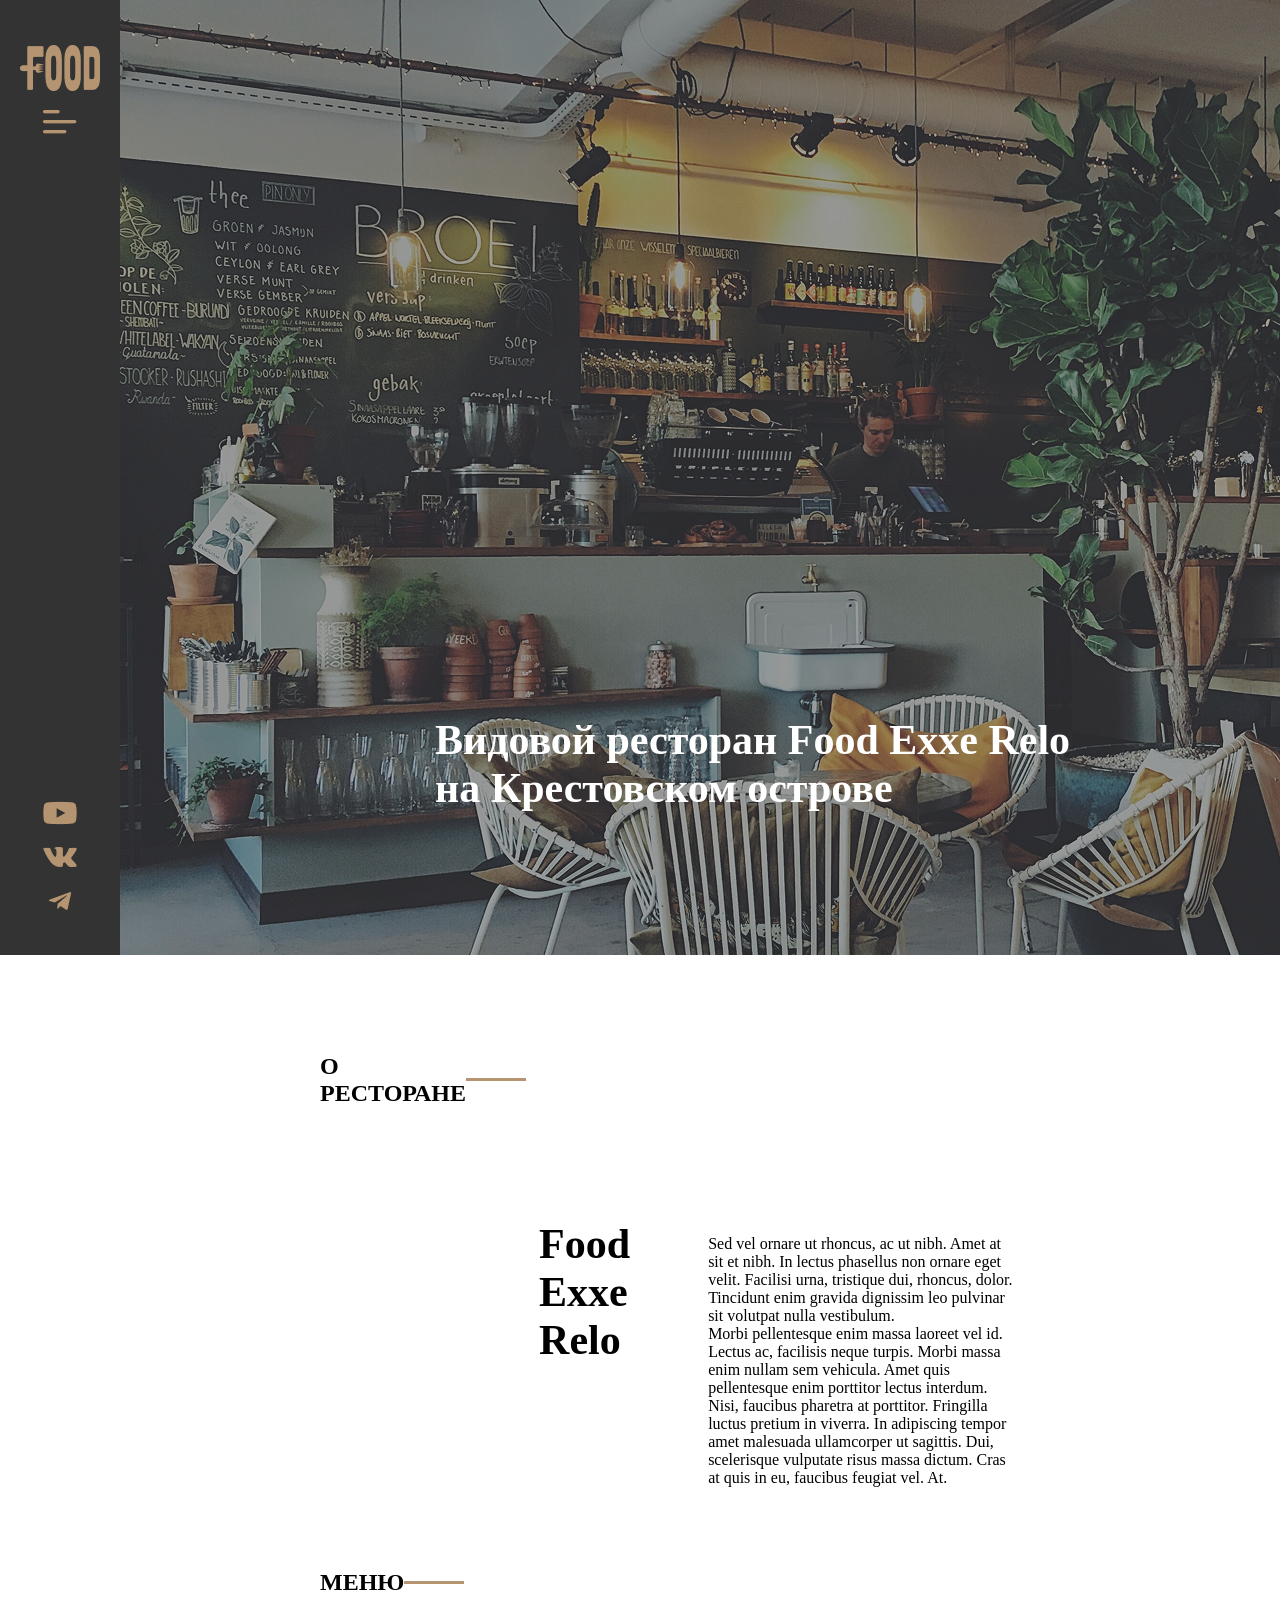
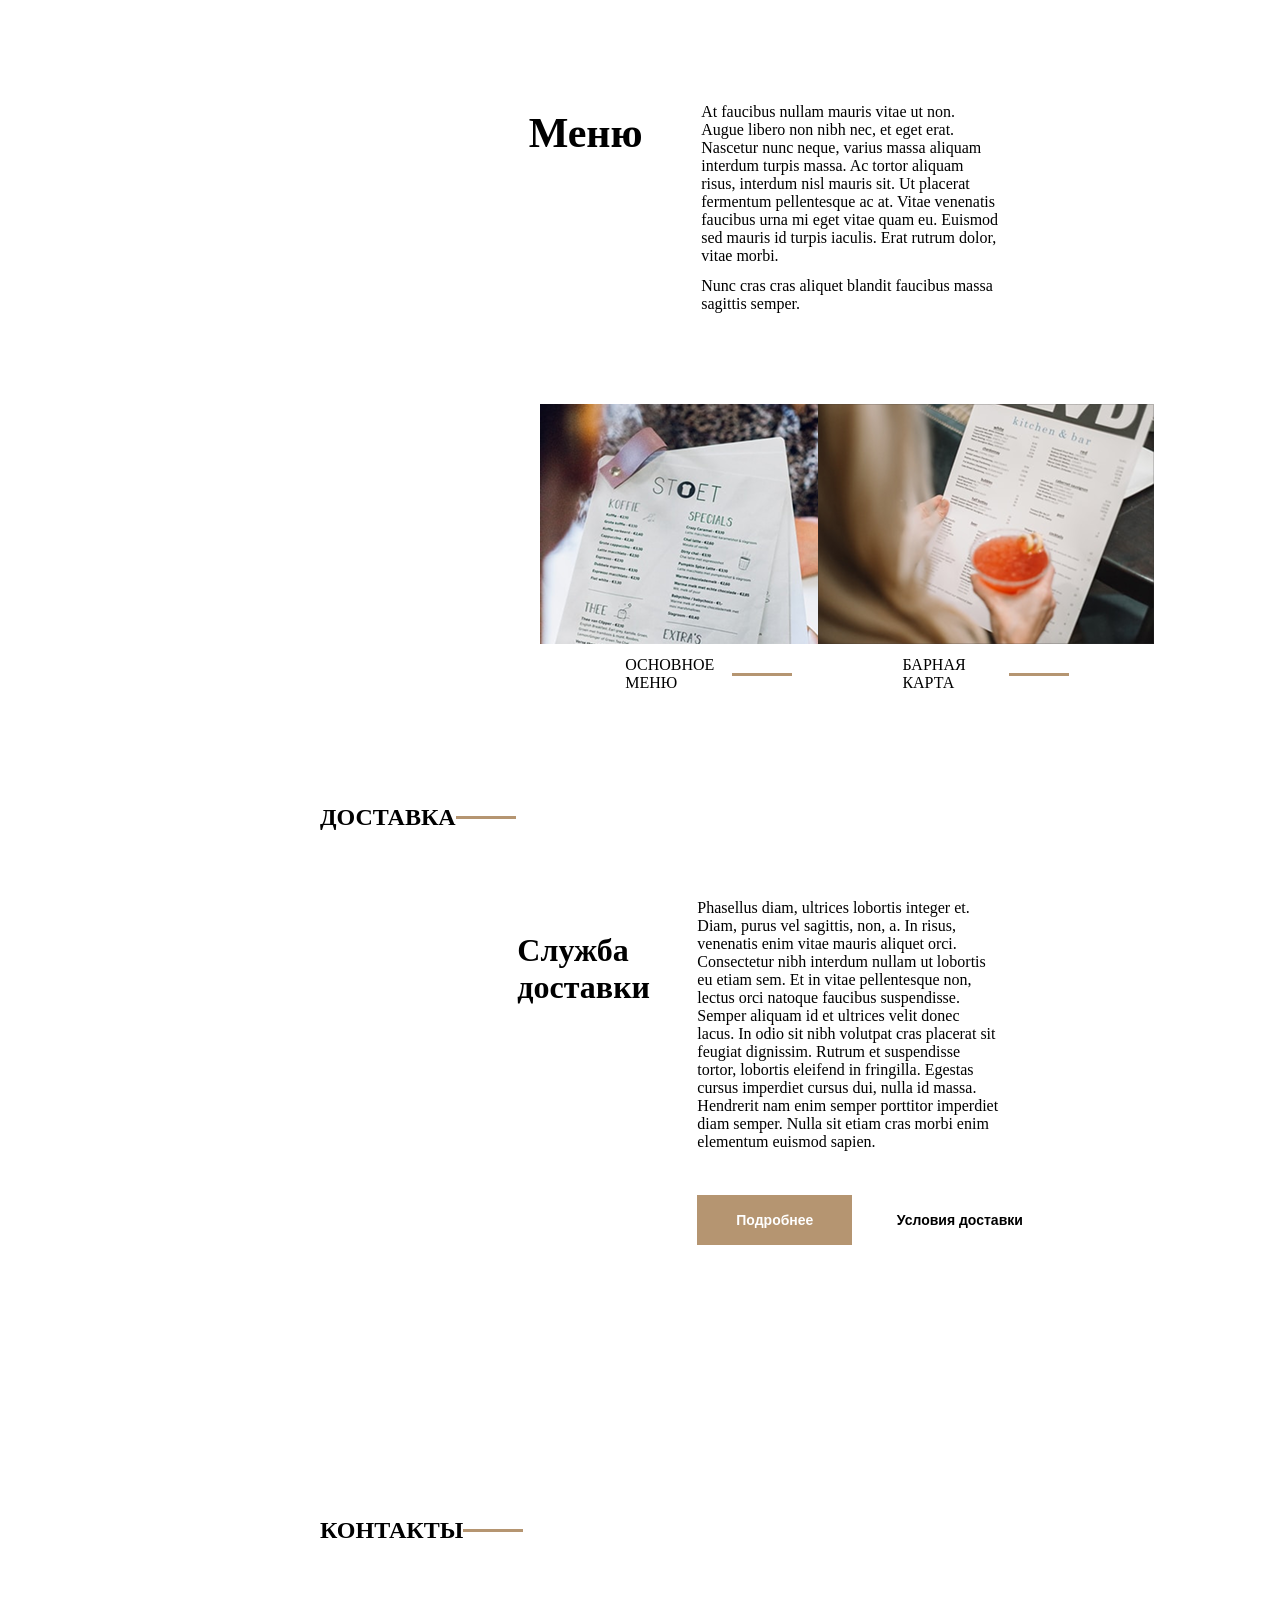
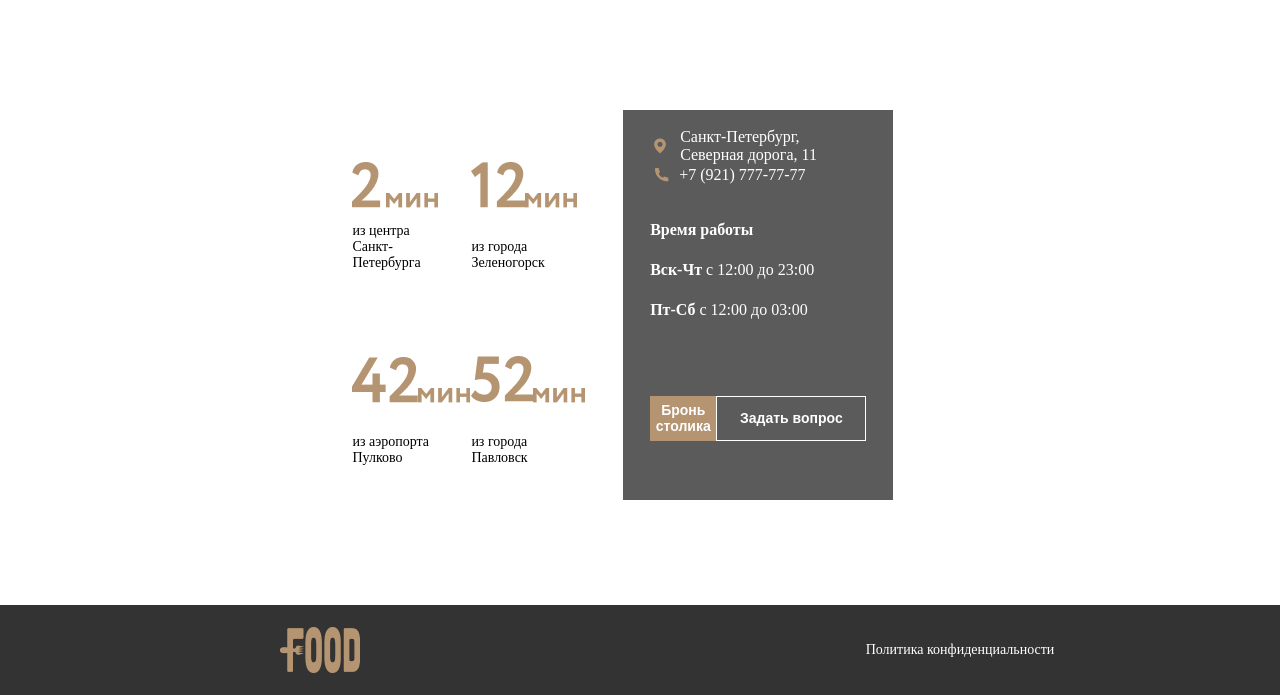
<file: f00d-site-main/index.html>
<!DOCTYPE html>
<html lang="en">
<head>
    <meta charset="UTF-8">
    <meta name="viewport" content="width=device-width, initial-scale=1.0">
    <title>Food</title>
    <link rel="stylesheet" href="style.css">
<body>
    <div class="header">
        <div class="nav1">
            <div class="nav1_top">
                <a href=""><img src="logo.png" alt="logo"></a>
                <a href="openmenu.html"><img src="Vector (1).png" alt="vector"></a>
            </div>
            <div class="nav1_bot">
                <ul>
                    <li><img src="soc-icons.png" alt=""></li>
                    <li><img src="soc-icons (1).png" alt=""></li>
                    <li><img src="soc-icons (2).png" alt=""></li>
                </ul>
            </div>
        </div>
        <div class="nav2">
            <div class="top_nav2">
                <ul>
                    <li><a href="">Меню</a></li>
                    <li><a href="delivery.html">Доставка</a></li>
                    <li><a href="">Оплата</a></li>
                    <li><a href="openmodal.html"><button>Бронь столика</button></a></li>
                </ul>
            </div>
            <div class="bot_nav2">
                <h1>
                Видовой ресторан Food Exxe Relo на Крестовском острове
            </h1>
            </div>
        </div>
        
    <!--<div class="site_name">
            <h1>
                Видовой ресторан Food Exxe Relo на Крестовском острове
            </h1>
        </div>-->
    </div>
    <div class="sec1">
        <div class="o_restorane">
            <h2>О РЕСТОРАНЕ</h2>
            <img src="Rectangle 37.png" alt="poloska">
        </div>
        <div class="o_restorane_text">
            <div class="rest_text">
                <p>Food Exxe Relo</p>
            </div>
            <div class="rest_moretext">
                <p>Sed vel ornare ut rhoncus, ac ut nibh. Amet at sit et nibh. In lectus phasellus non ornare eget velit. Facilisi urna, tristique dui, rhoncus, dolor. Tincidunt enim gravida dignissim leo pulvinar sit volutpat nulla vestibulum.</p>
                <p>Morbi pellentesque enim massa laoreet vel id. Lectus ac, facilisis neque turpis. Morbi massa enim nullam sem vehicula. Amet quis pellentesque enim porttitor lectus interdum. Nisi, faucibus pharetra at porttitor. Fringilla luctus pretium in viverra. In adipiscing tempor amet malesuada ullamcorper ut sagittis. Dui, scelerisque vulputate risus massa dictum. Cras at quis in eu, faucibus feugiat vel. At.</p>
            </div>
        </div>
    </div>
    <div class="sec2">
        <div class="top_menu">
            <h2>МЕНЮ</h2>
            <img src="Rectangle 37.png" alt="">
        </div>
        <div class="under_menu">
            <div class="topleft_menu">
                <p>Меню</p>
            </div>
            <div class="topright_menu">
                <p>At faucibus nullam mauris vitae ut non. Augue libero non nibh nec, et eget erat. Nascetur nunc neque, varius massa aliquam interdum turpis massa. Ac tortor aliquam risus, interdum nisl mauris sit. Ut placerat fermentum pellentesque ac at. Vitae venenatis faucibus urna mi eget vitae quam eu. Euismod sed mauris id turpis iaculis. Erat rutrum dolor, vitae morbi.</p>
                <p>Nunc cras cras aliquet blandit faucibus massa sagittis semper. </p>
            </div>
        </div>
        <div class="bot_menu">
            <div class="left_botmenu">
                <img src="Rectangle 40.png" alt="">
                <div class="botmenu_info">
                    <p>ОСНОВНОЕ МЕНЮ</p>
                    <img src="Rectangle 37.png" alt="">
                </div>
            </div>
            <div class="right_botmenu">
                <img src="Rectangle 42.png" alt="">
                <div class="botmenu_info">
                    <p>БАРНАЯ КАРТА</p>
                    <img src="Rectangle 37.png" alt="">
                </div>
            </div>
        </div>
    </div>
    <div class="sec3">
        <div class="delivery">
            <h2>ДОСТАВКА</h2>
            <img src="Rectangle 37.png" alt="">
        </div>
        <div class="about_delivery">
            <div class="left_delivery">
                <p>Служба
доставки</p>
            </div>
            <div class="right_delivery">
                <p>Phasellus diam, ultrices lobortis integer et. Diam, purus vel sagittis, non, a. In risus, venenatis enim vitae mauris aliquet orci. Consectetur nibh interdum nullam ut lobortis eu etiam sem. Et in vitae pellentesque non, lectus orci natoque faucibus suspendisse. Semper aliquam id et ultrices velit donec lacus. In odio sit nibh volutpat cras placerat sit feugiat dignissim. Rutrum et suspendisse tortor, lobortis eleifend in fringilla. Egestas cursus imperdiet cursus dui, nulla id massa. Hendrerit nam enim semper porttitor imperdiet diam semper. Nulla sit etiam cras morbi enim elementum euismod sapien.</p>
                <div class="delivery_but">
                    <button>Подробнее</button>
                    <div class="but2">
                        <button>Условия доставки</button>
                    </div>
                </div>
            </div>
        </div>
    </div>
    <div class="sec4">
        <div  class="contacts">
            <h2>КОНТАКТЫ</h2>
            <img src="Rectangle 37.png" alt="">
        </div>
        <div class="contacts_main">
            <div class="left_cont">
                <div  class="topContCard">
                    <div class="leftcont_card">
                        <div class="time_from">
                            <img src="2.png" alt="">
                            <img src="мин.png" alt="">
                        </div>
                        <p>из центра Санкт-Петербурга</p>
                    </div>
                    <div class="leftcont_card">
                        <div class="time_from">
                            <img src="12.png" alt="">
                            <img src="мин.png" alt="">
                        </div>
                        <p>из города Зеленогорск</p>
                    </div>
                </div>
                <div class="botContCard">
                    <div class="leftcont_card">
                        <div class="time_from">
                            <img src="42.png" alt="">
                            <img src="мин.png" alt="">
                        </div>
                        <p>из аэропорта Пулково</p>
                    </div>
                    <div  class="leftcont_card">
                        <div class="time_from">
                            <img src="52.png" alt="">
                            <img src="мин.png" alt="">
                        </div>
                        <p>из города Павловск</p>
                    </div>
                </div>
            </div>
            <div class="mid_cont">
                <div class="address_phone">
                    <div class="add_phoneCard">
                        <img src="ci_location.png" alt="">
                        <a href="">Санкт-Петербург,
Северная дорога, 11 </a>
                    </div>
                    <div class="add_phoneCard2">
                        <img src="Vector (2).png" alt="">
                        <a href="">+7 (921) 777-77-77</a>
                    </div>
                </div>
                <div class="timework">
                    <p>Время работы</p>
                    <p>Вск-Чт <span>с 12:00 до 23:00</span></p>
                    <p>Пт-Сб <span>с 12:00 до 03:00</span></p>
                </div>
                <div class="cont_buttons">
                    <button>Бронь столика</button>
                    <div class="zadat_vopros_but">
                        <button>Задать вопрос</button>
                    </div>
                </div>
            </div>
            <div class="right_cont">
                <iframe src="https://www.google.com/maps/embed?pb=!1m14!1m12!1m3!1d3259.1216179561757!2d20.443493914467666!3d54.717592707269056!2m3!1f0!2f0!3f0!3m2!1i1024!2i768!4f13.1!5e0!3m2!1sru!2sru!4v1792628806536!5m2!1sru!2sru" width="600" height="450" style="border:0;" allowfullscreen="" loading="lazy" referrerpolicy="strict-origin-when-cross-origin"></iframe>
            </div>
        </div>
    </div>
    <div class="footer">
        <ul>
            <li><img src="logo.png" alt="logo"></li>
            <li><a href=""></a>Политика конфиденциальности</li>
            <li><a href=""></a>Дизайн d-e-n.ru</li>
        </ul>
    </div>
</body>
</html>
</file>
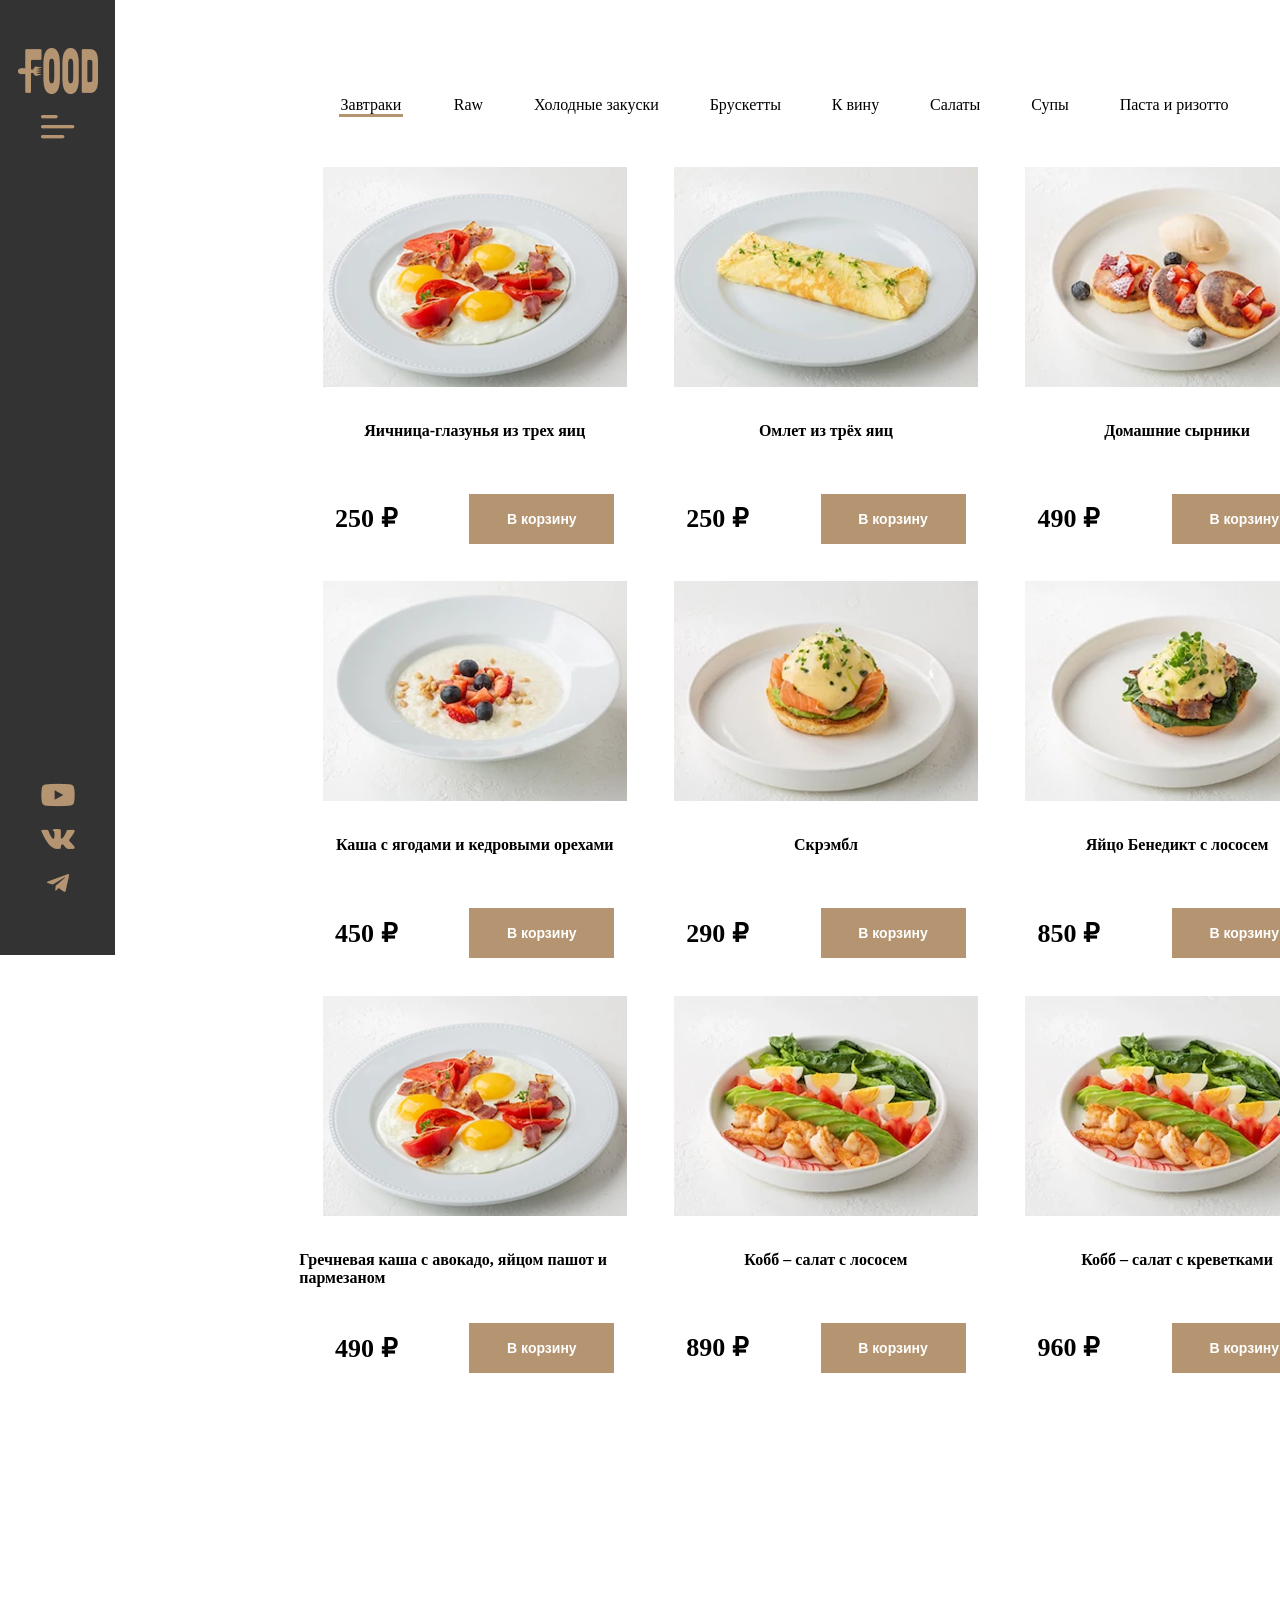
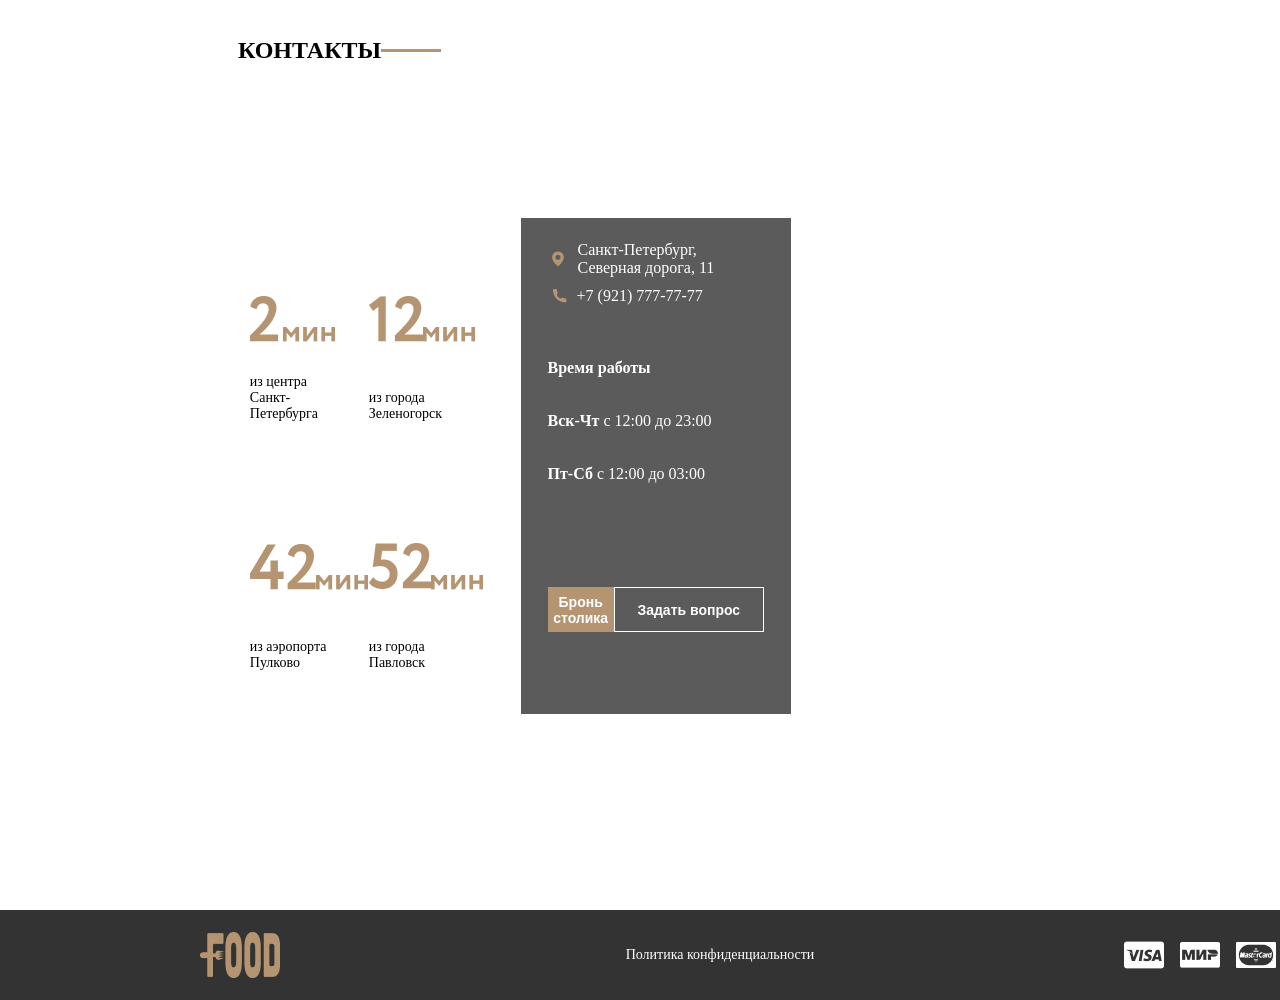
<file: f00d-site-main/delivery.html>
<!DOCTYPE html>
<html lang="en">
<head>
    <meta charset="UTF-8">
    <meta name="viewport" content="width=device-width, initial-scale=1.0">
    <title>Delivery</title>
    <link rel="stylesheet" href="style.css">
</head>
<body>
    <div class="main_delivery">
        <div class="gray_nav">
            <div class="gray_top">
                <a href=""><img src="logo.png" alt="logo"></a>
                <a href="openmenu.html"><img src="Vector (1).png" alt="vector"></a>
            </div>
            <div class="gray_bot">
                <ul>
                    <li><img src="soc-icons.png" alt=""></li>
                    <li><img src="soc-icons (1).png" alt=""></li>
                    <li><img src="soc-icons (2).png" alt=""></li>
                </ul>
            </div>
        </div>
        <div class="right_side">
            <div class="nav_info">
                <ul>
                    <li><a href="">Личный кабинет</a></li>
                    <li><a href=""><img src="Vector (3).png" alt=""></a></li>
                    <li><a href=""><img src="Vector (4).png" alt=""></a></li>
                </ul>
            </div>
            <div class="choice_of_foods">
                <div class="delivery_nav">
                    <ul>
                        <li>
                            <div class="focus_menu">
                                <a href="">Завтраки</a>
                                <img src="Rectangle 52.png" alt="">
                            </div>
                        </li>
                        <li><a href="">Raw</a></li>
                        <li><a href="">Холодные закуски</a></li>
                        <li><a href="">Брускетты</a></li>
                        <li><a href="">К вину</a></li>
                        <li><a href="">Салаты</a></li>
                        <li><a href="">Супы</a></li>
                        <li><a href="">Паста и ризотто</a></li>
                        <li><a href="">Мясо</a></li>
                        <li><a href="">Рыба</a></li>
                        <li><a href="">Grill</a></li>
                        <li><a href="">Мангал</a></li>
                        <li><a href="">Гарниры</a></li>
                    </ul>
                </div>
                <div class="breakfast_cards">
                    <div  class="menu_card">
                        <img src="Rectangle 57.png" alt="">
                        <a href="C:\Users\student\Desktop\f00d-site-main\f00d-site-main\dish.html">Яичница-глазунья из трех яиц</a>
                        <div class="menucard_bot">
                            <h3>250 ₽</h3>
                            <button>В корзину</button>
                        </div>
                    </div> 
                    <div class="menu_card">
                        <img src="Rectangle 57 (1).png" alt="">
                        <a href="">Омлет из трёх яиц</a>
                        <div class="menucard_bot">
                            <h3>250 ₽</h3>
                            <button>В корзину</button>
                        </div> 
                    </div>
                    <div class="menu_card">
                        <img src="Rectangle 57 (2).png" alt="">
                        <a href="">Домашние сырники</a>
                    <div class="menucard_bot">
                        <h3>490 ₽</h3>
                        <button>В корзину</button>
                    </div>
                </div>
                    <div class="menu_card">
                        <img src="Rectangle 57 (3).png" alt="">
                        <a href="">Блины</a>
                    <div class="menucard_bot">
                        <h3>от 190 ₽</h3>
                        <button>В корзину</button>
                    </div>
                </div>
                    <div class="menu_card">
                        <img src="Rectangle 57 (4).png" alt="">
                        <a href="">Каша c ягодами и кедровыми орехами</a>
                    <div class="menucard_bot">
                        <h3>450 ₽</h3>
                        <button>В корзину</button>
                    </div>
                </div>
                    <div class="menu_card">
                        <img src="Rectangle 57 (5).png" alt="">
                        <a href="">Скрэмбл</a>
                    <div class="menucard_bot">
                        <h3>290 ₽</h3>
                        <button>В корзину</button>
                    </div>
                </div>
                    <div class="menu_card">
                        <img src="Rectangle 57 (6).png" alt="">
                        <a href="">Яйцо Бенедикт с лососем</a>
                    <div class="menucard_bot">
                        <h3>850 ₽</h3>
                        <button>В корзину</button>
                    </div>
                </div>
                    <div class="menu_card">
                        <img src="Rectangle 57 (7).png" alt="">
                        <a href="">Яйцо Бенедикт с беконом</a>
                    <div class="menucard_bot">
                        <h3>650 ₽</h3>
                        <button>В корзину</button>
                    </div>
                </div>
                    <div class="menu_card">
                        <img src="Rectangle 57 (8).png" alt="">
                        <a href="">Гречневая каша с авокадо, яйцом пашот и пармезаном</a>
                    <div class="menucard_bot">
                        <h3>490 ₽</h3>
                        <button>В корзину</button>
                    </div>
                </div>
                    <div  class="menu_card">
                        <img src="Rectangle 57 (9).png" alt="">
                        <a href="">Кобб – салат с лососем</a>
                    <div class="menucard_bot">
                        <h3>890 ₽</h3>
                        <button>В корзину</button>
                    </div>
                </div>
                    <div class="menu_card">
                        <img src="Rectangle 57 (10).png" alt="">
                        <a href="">Кобб – салат с креветками</a>
                    <div class="menucard_bot">
                        <h3>960 ₽</h3>
                        <button>В корзину</button>
                    </div>
                </div>
                </div>
            </div>
        </div>
    </div>



        <div class="cont_delivery">
        <div  class="contacts2">
            <h2>КОНТАКТЫ</h2>
            <img src="Rectangle 37.png" alt="">
        </div>
        <div class="contacts_main">
            <div class="left_cont">
                <div  class="topContCard">
                    <div class="leftcont_card">
                        <div class="time_from">
                            <img src="2.png" alt="">
                            <img src="мин.png" alt="">
                        </div>
                        <p>из центра Санкт-Петербурга</p>
                    </div>
                    <div class="leftcont_card">
                        <div class="time_from">
                            <img src="12.png" alt="">
                            <img src="мин.png" alt="">
                        </div>
                        <p>из города Зеленогорск</p>
                    </div>
                </div>
                <div class="botContCard">
                    <div class="leftcont_card">
                        <div class="time_from">
                            <img src="42.png" alt="">
                            <img src="мин.png" alt="">
                        </div>
                        <p>из аэропорта Пулково</p>
                    </div>
                    <div  class="leftcont_card">
                        <div class="time_from">
                            <img src="52.png" alt="">
                            <img src="мин.png" alt="">
                        </div>
                        <p>из города Павловск</p>
                    </div>
                </div>
            </div>
            <div class="mid_cont">
                <div class="address_phone">
                    <div class="add_phoneCard">
                        <img src="ci_location.png" alt="">
                        <a href="">Санкт-Петербург,
Северная дорога, 11 </a>
                    </div>
                    <div class="add_phoneCard2">
                        <img src="Vector (2).png" alt="">
                        <a href="">+7 (921) 777-77-77</a>
                    </div>
                </div>
                <div class="timework">
                    <p>Время работы</p>
                    <p>Вск-Чт <span>с 12:00 до 23:00</span></p>
                    <p>Пт-Сб <span>с 12:00 до 03:00</span></p>
                </div>
                <div class="cont_buttons">
                    <button>Бронь столика</button>
                    <div class="zadat_vopros_but">
                        <button>Задать вопрос</button>
                    </div>
                </div>
            </div>
            <div class="right_cont">
                <iframe src="https://www.google.com/maps/embed?pb=!1m14!1m12!1m3!1d3259.1216179561757!2d20.443493914467666!3d54.717592707269056!2m3!1f0!2f0!3f0!3m2!1i1024!2i768!4f13.1!5e0!3m2!1sru!2sru!4v1792628806536!5m2!1sru!2sru" width="600" height="450" style="border:0;" allowfullscreen="" loading="lazy" referrerpolicy="strict-origin-when-cross-origin"></iframe>
            </div>
        </div>
    </div>
    <div class="footer">
        <ul>
            <li><img src="logo.png" alt="logo"></li>
            <li><a href=""></a>Политика конфиденциальности</li>
            <li>
                <div class="logo_pay">
                    <img src="visa-svgrepo-com 1.png" alt="">
                    <img src="mir-svgrepo-com 1.png" alt="">
                    <img src="mastercard-svgrepo-com 1.png" alt="">
                </div>
            </li>
            <li><a href=""></a>Дизайн d-e-n.ru</li>
        </ul>
    </div>
</body>
</html>
</file>
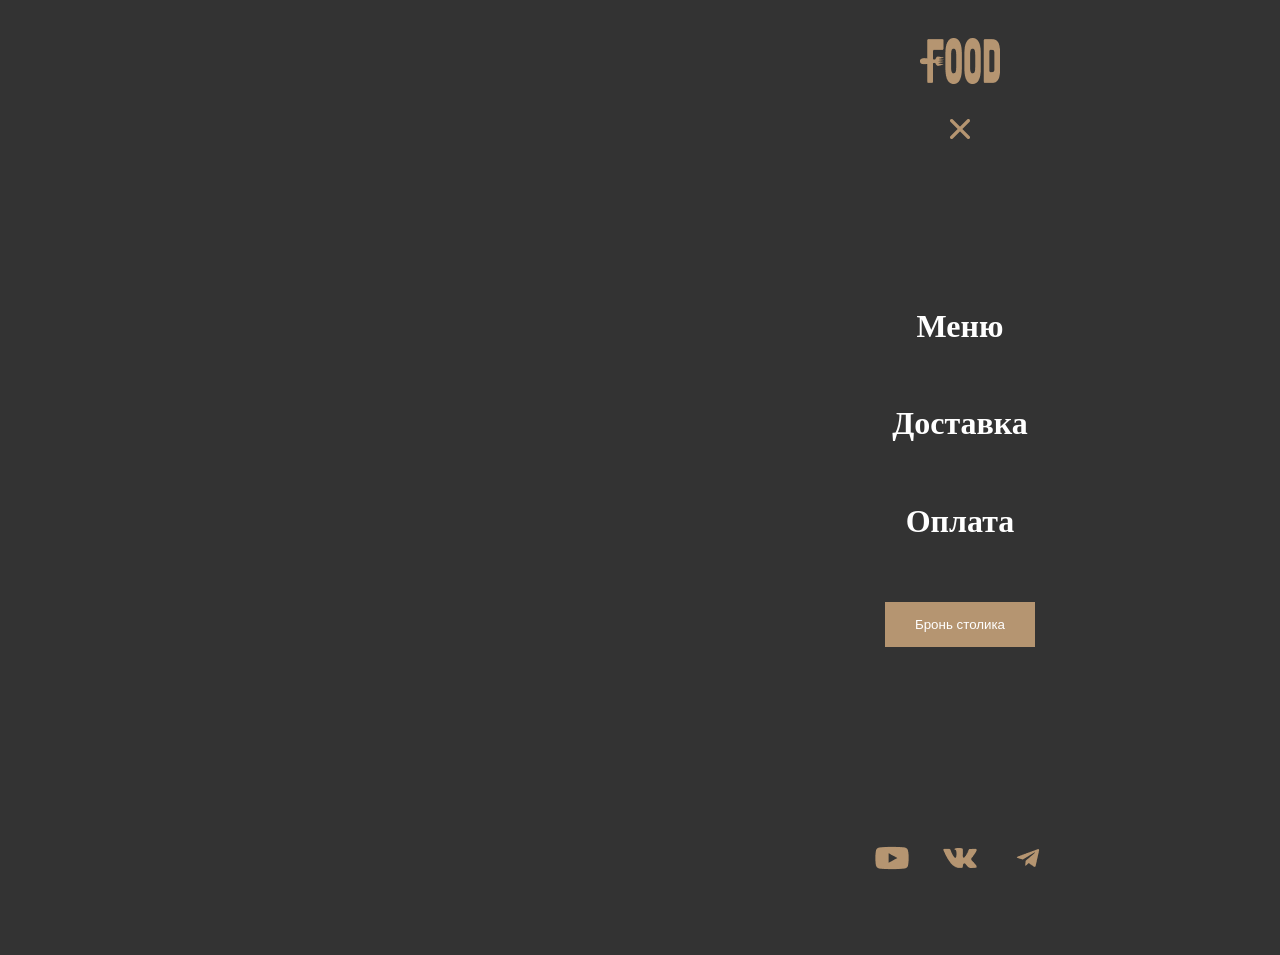
<file: f00d-site-main/openmenu.html>
<!DOCTYPE html>
<html lang="en">
<head>
    <meta charset="UTF-8">
    <meta name="viewport" content="width=device-width, initial-scale=1.0">
    <title>Open  menu</title>
    <link rel="stylesheet" href="style.css">
</head>
<body>
    <div class="open_menu">
        <div class="logo_menu">
            <ul>
                <li><img src="logo.png" alt=""></li>
                <li><a href="index.html"><img src="eva_close-fill.png" alt=""></a></li>
            </ul>
        </div>
        <div class="navigation">
            <ul>
                <li><a href=""></a>Меню</li>
                <li><a href=""></a>Доставка</li>
                <li><a href=""></a>Оплата</li>
                <li><a href=""><button>Бронь столика</button></a></li>
            </ul>
        </div>
        <div class="soc_link">
            <ul>
                <li><img src="soc-icons.png" alt=""></li>
                <li><img src="soc-icons (1).png" alt=""></li>
                <li><img src="soc-icons (2).png" alt=""></li>
            </ul>
        </div>
    </div>
</body>
</html>
</file>
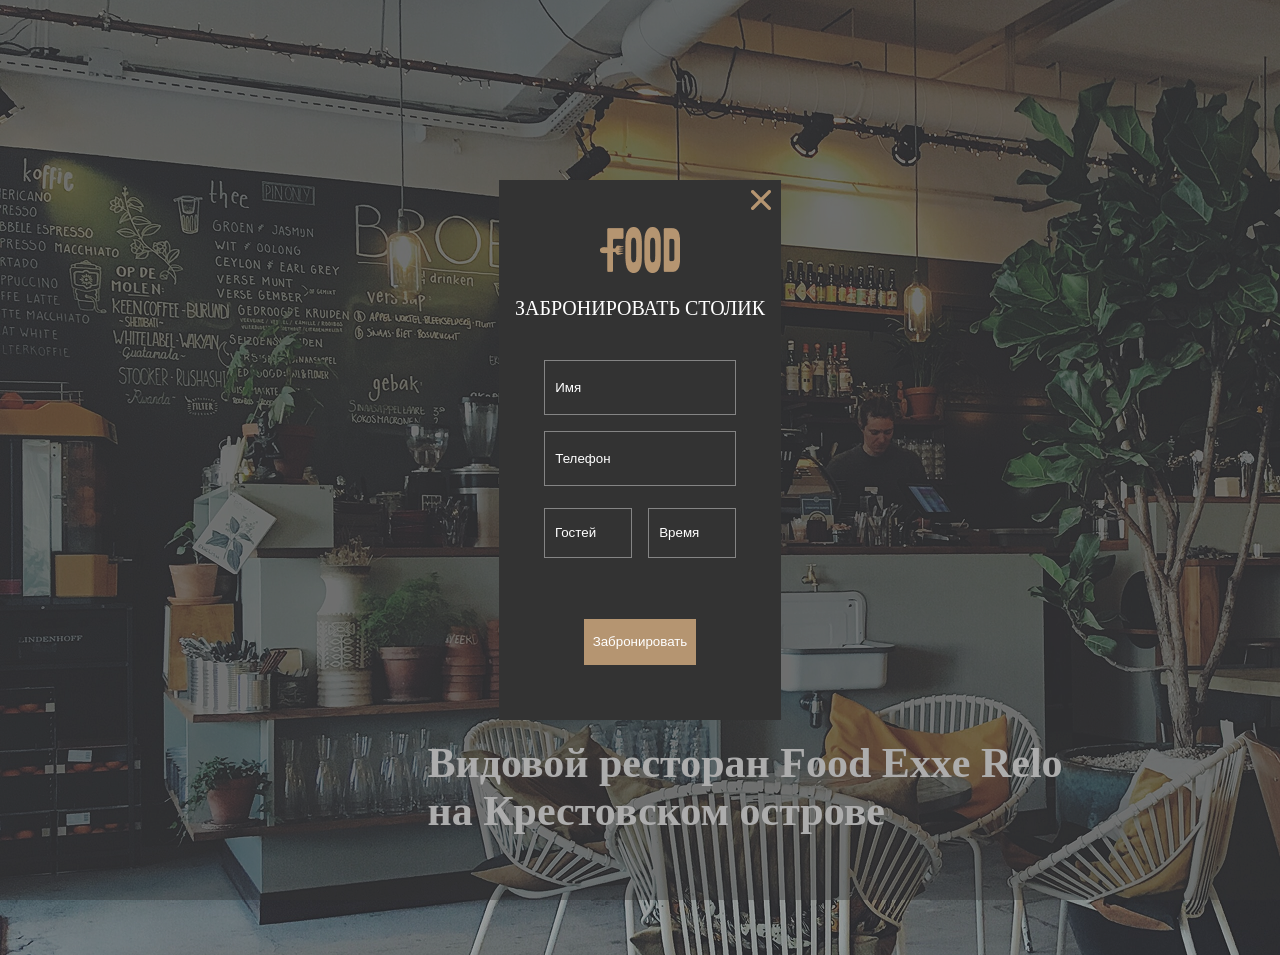
<file: f00d-site-main/openmodal.html>
<!DOCTYPE html>
<html lang="en">
<head>
    <meta charset="UTF-8">
    <meta name="viewport" content="width=device-width, initial-scale=1.0">
    <title>Document</title>
    <link rel="stylesheet" href="style.css">
</head>
<body>
    <div class="main_name">
        <h1>Видовой ресторан Food Exxe Relo <br> на Крестовском острове</h1>
    </div>
    <div class="modal_overlay">
        <div class="modal_window">
            <div class="modal_close">
                <a href="index.html"><img src="eva_close-fill.png" alt=""></a>
            </div>
            <div class="modal_logo">
                <img src="logo.png" alt="">
            </div>
            <div class="res_name">
                <p>ЗАБРОНИРОВАТЬ СТОЛИК</p>
            </div>
            <div class="modal_input">
                <div class="col_input">
                    <input placeholder="Имя" type="text">
                    <input placeholder="Телефон" type="text">
                </div>
                <div class="row_input">
                    <input placeholder="Гостей" type="text">
                    <input placeholder="Время" type="text">
                </div>
            </div>
            <div class="but_reserve">
                <button>Забронировать</button>
            </div>
        </div>
    </div>
</body>
</html>
</file>
<file: f00d-site-main/style.css>
*{
    margin: 0;
    padding: 0;
    box-sizing: border-box;
}
.header{
    width: 1920px;
    height: 955px;
    display: flex;
    justify-content: center;
    align-items: center;
    background-image: url("Rectangle 30.png");
}
.nav1{
    width: 7%;
    height: 100%;
    background-color: #333333;
    display: flex;
    justify-content: space-between;
    align-items: center;
    flex-direction: column;;
}
.nav1 img{
    cursor: pointer;
}
.nav1_top{
    display: flex;
    justify-content: center;
    align-items: center;
    flex-wrap: wrap;
    flex-direction: column;
    margin-top: 30px;
}
.nav1_top img{
    padding-top: 15px;
}
.nav1_bot{
    display: flex;
    justify-content: center;
    align-items: center;
    flex-wrap: wrap;
    flex-direction: column;
    margin-bottom: 30px;
}
.nav1_bot li{
    list-style: none;
}
.nav2{
    width: 1800px;
    height: 100%;
    display: flex;
    justify-content: space-between;
    align-items: center;
    flex-direction: column;
}
.top_nav2{
    width: 1800px;
    height: 180%;
    display: flex;
    justify-content: space-between;
    align-items: end;
    flex-direction: column;
}
.top_nav2 ul{
    width: 35%;
    height: 5%;
    display: flex;
    flex-direction: row;
    align-items: center;
    justify-content: space-around;
    list-style: none;
    margin-top: 40px;
}
.top_nav2 ul li a{
    color: white;
    text-decoration: none;
    cursor: pointer;
}
.top_nav2 ul li a button{
    background-color: #B59571;
    color: white;
    border: none;
    width: 145px;
    height: 42px;
    cursor: pointer;
}
.bot_nav2{
    width: 65%;
    height: 100%;
    display: flex;
    justify-content: center;
    align-items: start;
    flex-direction: column;   
}
.bot_nav2 h1{
    color: white;
    font-size: 42px;
    width: 55%;
    height: 40%;
}
.sec1{
    width: 80%;
    height: 600px;
    background-color: white;
    display: flex;
    justify-content: space-around;
    align-items: start;
    flex-direction: column;
    margin-left: 320px;
}
.o_restorane{
    width: 18%;
    height: 13%;
    display: flex;
    align-items: center;
    justify-content: space-between;
    margin-top: 80px;

}
.o_restorane_text{
    width: 60%;
    height: 70%;
    display: flex;
    justify-content: space-evenly;
    align-items: center;
    flex-direction: row;
    flex-wrap: wrap;
    margin-left: 150px;
}
.rest_text{
    width:100px;
    height: 240px;
    display: flex;
    justify-content: center;
    align-items: start;
    flex-wrap: wrap;
}
.rest_text p{
    font-size: 42px;
    font-weight: bold;
}
.rest_moretext{
    width: 50%;
    height: 210px;
    display: flex;
    justify-content: center;
    align-items: start;
    flex-wrap: wrap;
}
.sec2{
    width: 80%;
    height: 750px;
    background-color: white;
    display: flex;
    justify-content: space-between;
    align-items: start;
    flex-direction: column;
    margin-left: 320px;
}
.top_menu{
    width: 12%;
    height: 13%;
    display: flex;
    align-items: center;
    justify-content: space-between;
    margin-bottom: 80px;
}
.under_menu{
    width: 58%;
    height: 70%;
    display: flex;
    justify-content: space-evenly;
    align-items: center;
    flex-direction: row;
    flex-wrap: wrap;    
    margin-left: 150px;
}
.topleft_menu{
    width: 100px;
    height: 100%;
    display: flex;
    justify-content: center;
    align-items: start;
}
.topleft_menu p{
    font-size: 42px;
    font-weight: bold;
}
.topright_menu{
    width: 50%;
    height: 75%;
    display: flex;
    flex-direction: column;
    justify-content: space-evenly;
    align-items: start;
    margin-bottom: 115px;
}
.bot_menu{
    width: 58%;
    height: 70%;
    display: flex;
    justify-content: space-evenly;
    align-items: center;
    flex-direction: row;
    flex-wrap: wrap;
    margin-left: 230px;
}
.left_botmenu{
    width: 40%;
    height: 100%;
    display: flex;
    flex-direction: column;
    justify-content: space-between;
    align-items: center;
}
.botmenu_info{
    width: 70%;
    height: 30%;
    display: flex;
    justify-content: space-between;
    align-items: center;
}
.right_botmenu{
    width: 40%;
    height: 100%;
    display: flex;
    flex-direction: column;
    justify-content: space-between;
    align-items: center;
}
.sec3{
    width: 80%;
    height: 750px;
    background-color: white;
    display: flex;
    justify-content: center;
    align-items: start;
    flex-direction: column;
    margin-left: 320px;
}
.delivery{
    width: 15%;
    height: 13%;
    display: flex;
    align-items: center;
    justify-content: space-between;
}
.about_delivery{
    width: 58%;
    height: 70%;
    display: flex;
    justify-content: space-evenly;
    align-items: center;
    flex-direction: row;
    flex-wrap: wrap;    
    margin-left: 150px;
}
.left_delivery{
    width: 100px;
    height: 75%;
    display: flex;
    justify-content: center;
    align-items: start;
}
.left_delivery p{
    font-size: 32px;
    font-weight: bold;
}
.right_delivery{
    width: 51%;
    height: 75%;
    display: flex;
    flex-direction: column;
    justify-content: center;
    align-items: start;
    margin-bottom: 110px;
}
.delivery_but{
    width: 100%;
    height: 25%;
    display: flex;
    justify-content: space-between;
    align-items: center;
    margin-top: 40px;
    cursor: pointer;

}
.delivery_but{
    width: 340px;
    height: 58px;
}
.delivery_but button{
    width: 155px;
    height: 50px;
    font-size: 14px;
    font-weight: bold;
    background-color: #B59571;
    color: white;
    border: none;
    cursor: pointer;
}
.but2 button{
    background-color: white;
    color: black;
    cursor: pointer;
}
.sec4{
    width: 80%;
    height: 750px;
    background-color: white;
    display: flex;
    justify-content: center;
    align-items: start;
    flex-direction: column;
    margin-left: 320px;
}
.contacts{
    width: 16%;
    height: 20%;
    display: flex;
    flex-direction: row;
    justify-content: space-between;
    align-items: center;
}
.contacts_main{
    width: 80%;
    height: 80%;
    display: flex;
    flex-direction: row;
    justify-content: space-between;
    align-items: center;
    position: relative;
}
.left_cont{
    width: 33%;
    height: 65%;
    display: flex;
    flex-direction: column;
    justify-content: space-between;
    align-items: center;
}
.topContCard{
    width: 100%;
    height: 50%;
    display: flex;
    flex-direction: row;
    justify-content: space-evenly;
    align-items: center;
}
.botContCard{
    width: 100%;
    height: 50%;
    display: flex;
    flex-direction: row;
    justify-content: space-evenly;
    align-items: center;
}
.leftcont_card{
    width: 32%;
    height: 65%;
    display: flex;
    justify-content: space-between;
    align-items: start;
    flex-direction: column;
}
.time_from{
    width: 100%;
    height: 50%;
    display: flex;
    flex-direction: row;
    justify-content: space-between;
    align-items: end;
}
.leftcont_card p{
    font-size: 14px;
    font-weight: normal;
}
.mid_cont{
    width: 33%;
    height: 65%;
    display: flex;
    flex-direction: column;
    justify-content: space-around;
    align-items: center;
    background-color: #5B5B5B;
    color: white;
    z-index: 2;
}
.address_phone{
    width: 80%;
    height: 15%;
    display: flex;
    flex-direction: column;
    justify-content: space-between;
    align-items: start;
}
.address_phone a{
    text-decoration: none;
    color: white;
    padding-left: 10px;
}
.add_phoneCard{
    width: 91%;
    height: 100%;
    display: flex;
    flex-direction: row;
    justify-content: start;
    align-items: center;
}
.add_phoneCard2{
    width: 91%;
    height: 100%;
    display: flex;
    flex-direction: row;
    justify-content: start;
    align-items: center;
}
.add_phoneCard2 img{
    padding-left: 5px;
}
.timework{
    width: 80%;
    height: 25%;
    display: flex;
    flex-direction: column;
    justify-content: space-between;
    align-items: start;
}
.timework p{
    font-size: 16px;
    font-weight: bold;
}
.timework span{
    font-weight: normal;
}
.cont_buttons{
    width: 80%;
    height: 33%;
    display: flex;
    flex-direction: row;
    justify-content: space-between;
    align-items: center;
}
.cont_buttons button{
    width: 150px;
    height: 45px;
    border: none;
    background-color: #B59571;
    color: white;
    cursor: pointer;
    font-size: 14px;
    font-weight: bold;
}
.zadat_vopros_but button{
    width: 150px;
    height: 45px;
    border: 1px solid white;
    background-color: #5B5B5B;
    cursor: pointer;
}
.right_cont{
    width: 26%;
    height: 50%;
    display: flex;
    justify-content: center;
    align-items: end;
    margin-top: 140px;
}
.right_cont iframe{
    width: 60%;
    height: 80%;
    position: absolute;
    z-index: 1;
}
.footer{
    width: 1920px;
    height: 90px;
    background-color: #333333;
    display: flex;
    flex-direction: column;
    justify-content: center;
    align-items: center;
}
.footer ul{
    width: 100%;
    height: 100%;
    display: flex;
    flex-direction: row;
    align-items: center;
    justify-content: space-around;
}
.footer ul li{
    width: 100%;
    height: 100%;
    list-style: none;
    color: white;
    font-size: 14px;
    display: flex;
    justify-content: center;
    align-items: center;
    cursor: pointer;
}
.open_menu{
    width: 1920px;
    height: 955px;
    display: flex;
    justify-content: center;
    align-items: center;
    background-color: #333333;
    flex-direction: column;
}
.logo_menu{
    display: flex;
    justify-content: center;
    align-items: center;
    width: 80%;
    height: 20%;
}
.logo_menu ul{
    width: 15%;
    height: 60%;
    display: flex;
    justify-content: space-between;
    align-items: center;
    flex-direction: column;
    list-style: none;
}
.logo_menu ul li{
    display: flex;
    justify-content: space-around;
    align-items: center;
    cursor: pointer;
}
.navigation{
    width: 80%;
    height: 60%;
    display: flex;
    justify-content: center;
    align-items: center;
}
.navigation ul{
    width: 50%;
    height: 80%;
    display: flex;
    justify-content: space-evenly;
    align-items: center;
    flex-direction: column;
    list-style: none;
}
.navigation ul li{
    display: flex;
    justify-content: space-around;
    align-items: center;
    color: white;
    font-size: 32px;
    font-weight: bold;
    cursor: pointer;
}
.navigation ul li button{
    width: 150px;
    height: 45px;
    background-color: #B59571;
    color: white;
    border: none;
    cursor: pointer;
}
.soc_link{
    width: 80%;
    height: 20%;
    display: flex;
    justify-content: center;
    align-content: center;
}
.soc_link ul{
    width: 15%;
    height: 100%;
    list-style: none;
    display: flex;
    justify-content: space-evenly;
    align-items: center;
}
.soc_link ul li{
    cursor: pointer;
}
.main_name{
    width: 1920px;
    height: 955px;
    display: flex;
    justify-content: end;
    align-items: center;
    flex-direction: column;
    background-image: url('Rectangle 30.png');
    background-size: cover;
}
.main_name h1{
    margin-bottom: 120px;
    margin-right: 430px;
    color: white;
    font-size: 42px;
}
.modal_overlay{
    position: fixed;
    background-color: rgba(51,51,51, 0.4);
    display: flex;
    align-items: center;
    justify-content: center;
    z-index: 999;
    top: 0; left: 0; right: 0; bottom: 0;
}
.modal_window{
    width: 22%;
    height: 60%;
    background-color: #333333;
    display: flex;
    flex-direction: column;
    justify-content: start;
    align-items: center;
}

.modal_close{
    width: 100%;
    height: 9%;
    display: flex;
    justify-content: end;
    align-items: start;
}
.modal_lofo{
    display: flex;
    align-items: center;
    justify-content: center;
}
.res_name{
    display: flex;
    align-items: center;
    justify-content: center;
    margin-top: 20px;
    margin-bottom: 10px;
}
.res_name p{
    font-size: 20px;
    color: white;
}
.modal_input{
    width: 100%;
    height: 45%;
    display: flex;
    justify-content: space-evenly;
    align-items: center;
    flex-direction: column;
}
.col_input{
    width: 80%;
    height: 100%;
    display: flex;
    justify-content: space-evenly;
    align-items: center;
    flex-direction: column;
    margin-top: 15px;
}
.col_input input{
    width: 85%;
    height: 55px;
    background-color: #333333;
    border: 1px solid rgba(255,255,255, 0.4);
    padding-left: 10px;
}
.col_input input::placeholder{
    color: white;
}
.row_input{
    width: 80%;
    height: 40%;
    display: flex;
    justify-content: space-evenly;
    align-items: center;
    flex-wrap: wrap;
}
.row_input input{
    width: 39%;
    height: 50px;
    background-color: #333333;
    border: 1px solid rgba(255,255,255, 0.4);
    padding-left: 10px;
}
.row_input input::placeholder{
    color: white;
}
.but_reserve{
    width: 80%;
    height: 30%;
    display: flex;
    justify-content: center;
    align-items: center;
}
.but_reserve button{
    background-color: #B59571;
    color: white;
    border: none;
    width: 50%;
    height: 30%;
    cursor: pointer;
}
.main_delivery{
    width: 1920px;
    height: 955px;
    display: flex;
    flex-direction: row;
    justify-content: start;
    align-items: center;
}
.gray_nav{
    width: 6%;
    height: 100%;
    background-color: #333333;
    display: flex;
    flex-direction: column;
    justify-content: space-around;
    align-items: center;
}
.gray_top{
    width: 100%;
    height: 10%;
    display: flex;
    flex-direction: column;
    justify-content: space-between;
    align-items: center;
}
.gray_bot{
    width: 100%;
    height: 70%;
    display: flex;
    justify-content: center;
    align-items: end;
}
.gray_bot ul{
    list-style: none;
}

.right_side{
    width: 94%;
    height: 100%;
    display: flex;
    flex-direction: column;
    justify-content: start;
    align-items: center;
}
.nav_info{
    width: 100%;
    height: 10%;
    display: flex;
    flex-direction: row;
    justify-content: end;
    align-items: start;
    margin-right: 300px;
}
.nav_info ul{
    width: 15%;
    height: 100%;
    display: flex;
    flex-direction: row;
    justify-content: space-evenly;
    align-items: center;
    list-style: none;
}
.nav_info ul li a{
    text-decoration: none;
    color: black;
}
.choice_of_foods{
    width: 94%;
    height: 90%;
    display: flex;
    flex-direction: column;
    justify-content: start;
    align-items: center;
}
.delivery_nav{
    width: 80%;
    height: 10%;
    display: flex;
    flex-direction: row;
    justify-content: center;
    align-items: start;
}
.delivery_nav ul{
    width: 100%;
    height: 100%;
    display: flex;
    flex-direction: row;
    justify-content: space-between;
    align-items: center;
    list-style: none;
}
.delivery_nav ul li{
    width: auto;
    height: 100%;
}
.delivery_nav ul li a{
    text-decoration: none;
    color: black;
}
.focus_menu{
    width: auto;
    height: 30%;
    display: flex;
    flex-direction: column;
    justify-content: space-between;
    align-items: center;
}
.breakfast_cards{
    width: 90%;
    height: 120%;
    display: flex;
    justify-content: start;
    align-items: center;
    flex-wrap: wrap;
    margin-top: 50px;
    margin-left: 90px;
}
.menu_card{
    width: 23%;
    height: 42%;
    display: flex;
    flex-direction: column;
    align-items: center;
    justify-content: center;
}
.menu_card a{
    text-decoration: none;
    color: black;
    font-weight: bold;
    font-size: 16px;
    margin-top: 35px;
}
.menucard_bot{
    width: 100%;
    height: 30%;
    display: flex;
    flex-direction: row;
    justify-content: space-around;
    align-items: center;
    margin-top: auto;
}
.menucard_bot h3{
    font-size: 26px;
}
.menucard_bot button{
    width: 145px;
    height: 50px;
    font-size: 14px;
    font-weight: bold;
    border: none;
    background-color: #B59571;
    color: white;
    cursor: pointer;
}
.cont_delivery{
    width: 80%;
    height: 955px;
    display: flex;
    justify-content: center;
    align-items: center;
    flex-direction: column;
    margin-top: 600px;
    margin-left: 115px;
}
.contacts2{
    width: 16%;
    height: 7%;
    display: flex;
    flex-direction: row;
    justify-content: space-around;
    align-items: center;
    margin-right: 60%;
}
.logo_pay{
    width: 35%;
    height: 100%;
    display: flex;
    flex-direction: row;
    justify-content: space-around;
    align-items: center;
}
.main_dishcard{
    width: 1920px;
    height: 955px;
    display: flex;
    flex-direction: row;
    justify-content: start;
    align-items: center;
}
.dish_card{
    width: 90%;
    height: 120%;
    display: flex;
    justify-content: center;
    align-items: start;
}
.dish_left{
    display: flex;
    flex-direction: column;
    align-items: center;
    justify-content: space-between;
    width: 27%;
    height: 82%;
    margin-top: 15px;
}
.dish_left img{
    width: 407px;
    height: 305px;
}
.dish_img{
    width: 100%;
    height: 50%;
    display: flex;
    flex-direction: row;
    justify-content: space-between;
    align-items: start;
}
.dish_img img{
    width: 120px;
    height: 120px;
}
.dish_right{
    width: 40%;
    height: 75%;
    display: flex;
    flex-direction: column;
    align-items: start;
    justify-content: space-around;
    margin-left: 110px;
    margin-top: 20px;
}
.topright_dish{
    width: 100%;
    height: 55%;
    display: flex;
    flex-direction: column;
    align-items: start;
    justify-content: center;
}
.title_dish{
    width: 100%;
    height: 30%;
}
.title_dish img{
    margin-top: 25px;
}
.price_weight{
    width: 22%;
    height: 25%;
    display: flex;
    flex-direction: row;
    justify-content: space-between;
    align-items: center;
}
.price_weight h4{
    font-weight: normal;
}
.price_weight h3{
    font-size: 22px;
}
.col_porciy{
    display: flex;
    flex-direction: column;
    align-items: start;
    justify-content: space-evenly;
    width: 50%;
    height: 45%;
}
.col_porciy p{
    font-size: 16px;
    font-weight: bold;
}
.col_porciy img{
    margin-top: 20px;
    margin-bottom: 20px;
}
.dish_buttons{
    display: flex;
    flex-direction: row;
    justify-content: space-between;
    align-items: start;
    width: 80%;
    height: 30%;
}
.dish_buttons button{
    width: 125px;
    height: 46px;
    background-color: #B59571;
    color: white;
    border: none;
}
.kolvo_porciy{
    display: flex;
    flex-direction: row;
    align-items: center;
    justify-content: space-evenly;
    width: 30%;
    height: 100%;
    border: 1px solid rgba(51,51,51, 0.2)
}
.botright_dish{
    width: 75%;
    height: 45%;
    display: flex;
    flex-direction: column;
    align-items: start;
    justify-content: center;
}
.more_taste{
    display: flex;
    flex-direction: row;
    align-items: center;
    justify-content: center;
    width: 80%;
    height: 45%;
    margin-top: 20px;
}
.left_moretaste{
    display: flex;
    width: 80%;
    height: 30%;
    flex-direction: column;
    align-items: start;
    justify-content: center;
}
.left_moretaste h4{
    font-size: 14px;
    color: rgba(51,51,51,0.5);
}
.left_moretaste h3{
    margin-top: 5px;
    font-weight: 4px;
}
.right_moretaste{
    display: flex;
    width: 50%;
    height: 100%;
    align-items: center;
    justify-content: center;
}
.right_moretaste input{
    width: 23px;
    height: 23px;
}
</file>
